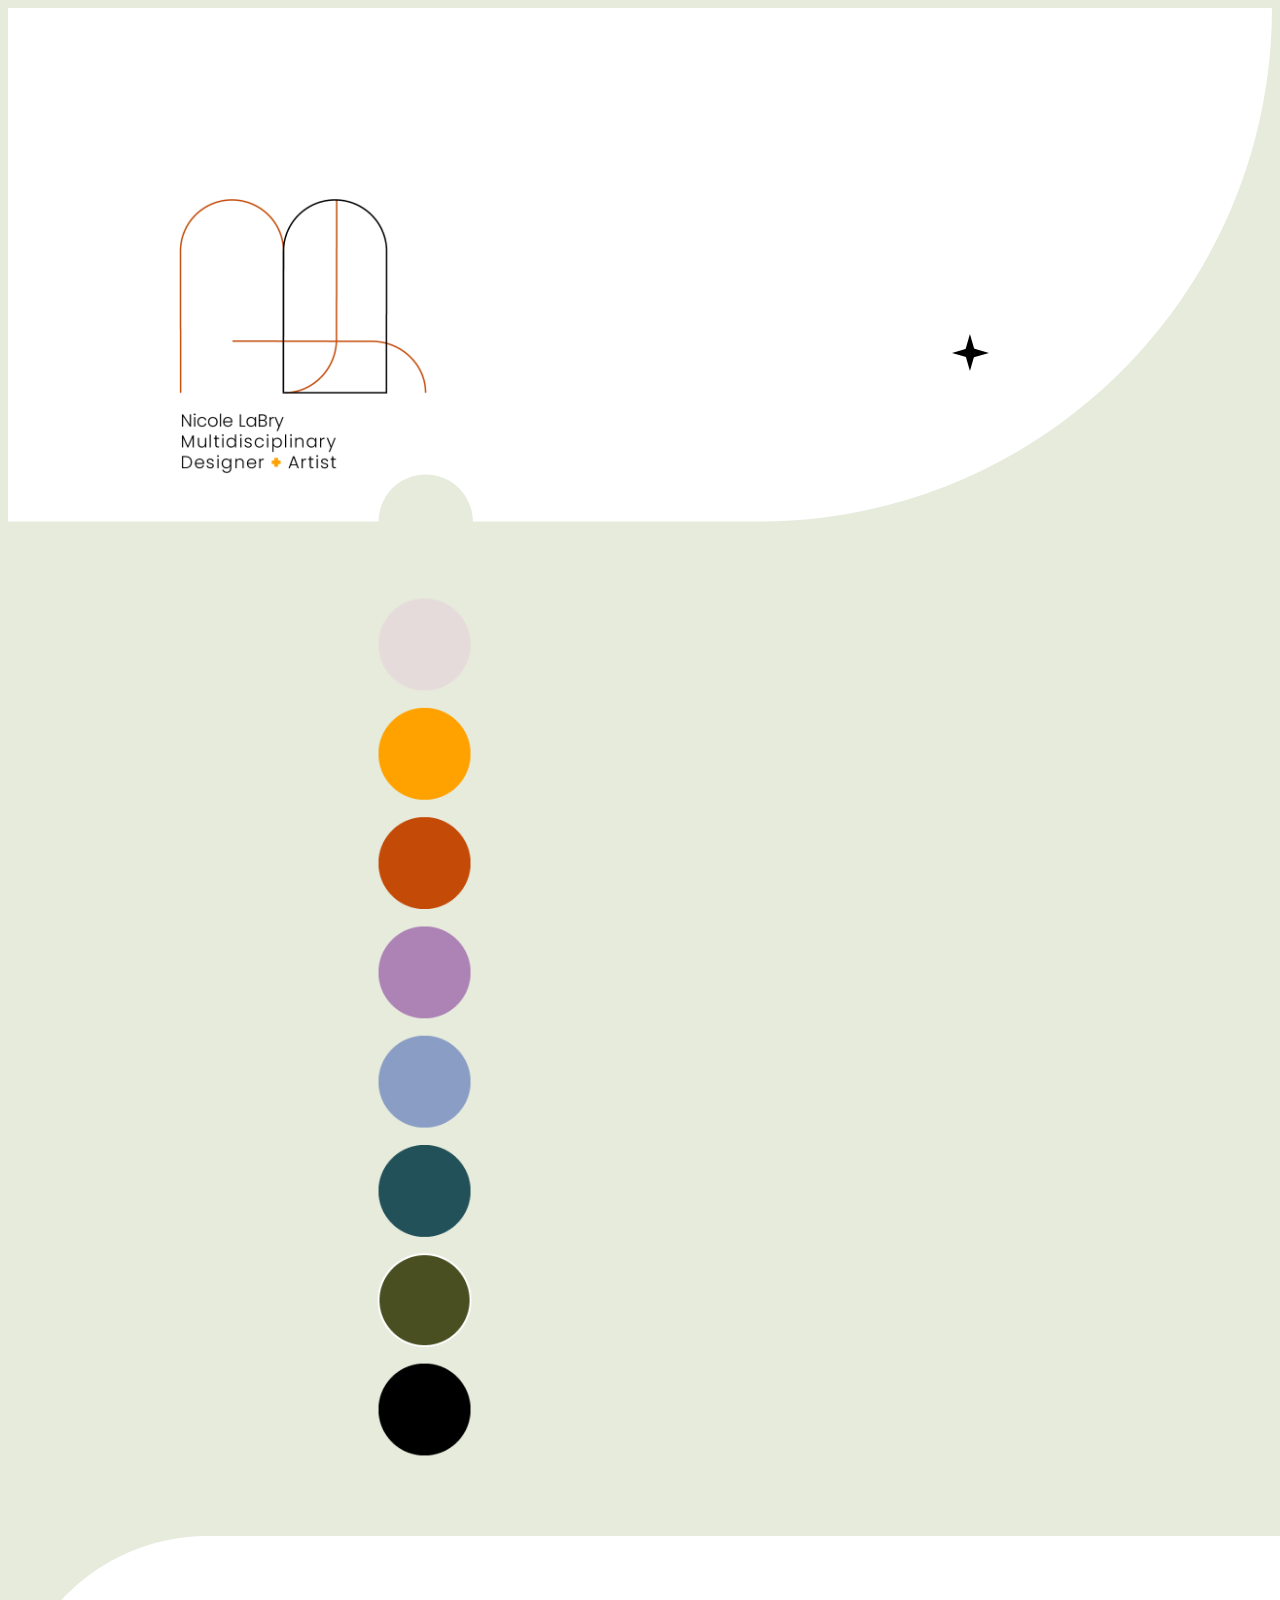
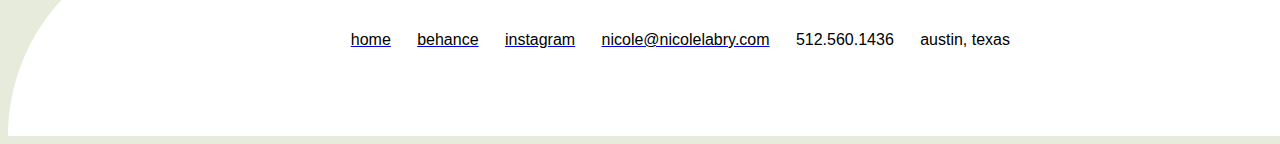
<file: index.html>
<!DOCTYPE html>
<html>
<head>
    <title>NSL Website</title>
    <link rel="stylesheet" href="css/style.css">
</head>

<body class="Body">
  <div id="pageContainer">
    <div id="ContentWrap">
      <header>
        <div class="HeaderImage">
          <?xml version="1.0" encoding="UTF-8"?><svg id="a" xmlns="http://www.w3.org/2000/svg" viewBox="0 0 335.51 136.32"><defs><style>.b{fill:#fff;}</style></defs><path class="b" d="M0,0V136.32H98.39c0-6.9,5.6-12.5,12.5-12.5s12.5,5.6,12.5,12.5h75.8C274.48,136.32,335.51,75.29,335.51,0H0Z"/></svg>
       </div>

        <div class="HeaderFlexContainer">
              <a href="index.html"><img src="images/NSL_Logo_Plain.png" class="Logo"></a>

         <svg class="CompassRose" version="1.1" id="Layer_1" xmlns="http://www.w3.org/2000/svg" xmlns:xlink="http://www.w3.org/1999/xlink" x="0px" y="0px"
         viewBox="0 0 38 38" style="enable-background:new 0 0 38 38;" xml:space="preserve"> 
            <a href =whereto.html> 
              <path d="M18.2,37.5l5.4-18.8H12.8L18.2,37.5z"/>
              <path d="M18.2,0l-5.4,18.8h10.8L18.2,0z"/>
              <path d="M37.5,19.2l-18.8-5.4v10.8L37.5,19.2z"/>
              <path d="M0,19.2l18.8,5.4V13.8L0,19.2z"/>
             </a>
         </svg>

         <img src="images/Dots_Inactive.png" class="Dots">
        </div>
         
      </header>

       <div class="Content">
          <p class="NoContent">   </p>
       </div>
    </div>

    <footer class="Footer">
      <div>
        <img src="images/footer.png" class="footerImage">
         <ul class="FooterText">
           <a style="padding-right: 5%" href="index.html"><li style="color:black">home</li></a>
           <a style="padding-right: 5%" href="https://www.behance.net/nicolelabry"><li style="color:black">behance</li></a>
           <a style="padding-right: 5%" href="https://www.instagram.com/nicolelabrydesign"><li style="color:black">instagram</li></a>
           <a style="padding-right: 5%" href= "mailto: nicole@nicolelabry.com"><li style="color:black">nicole@nicolelabry.com</li></a>
           <li style="padding-right: 5%">512.560.1436</li>
           <li style="padding-right: 5%">austin, texas</li>
          </ul>
     </div>
  
    </footer> 
   
  </div>
 
  
</body>
</html>
</file>
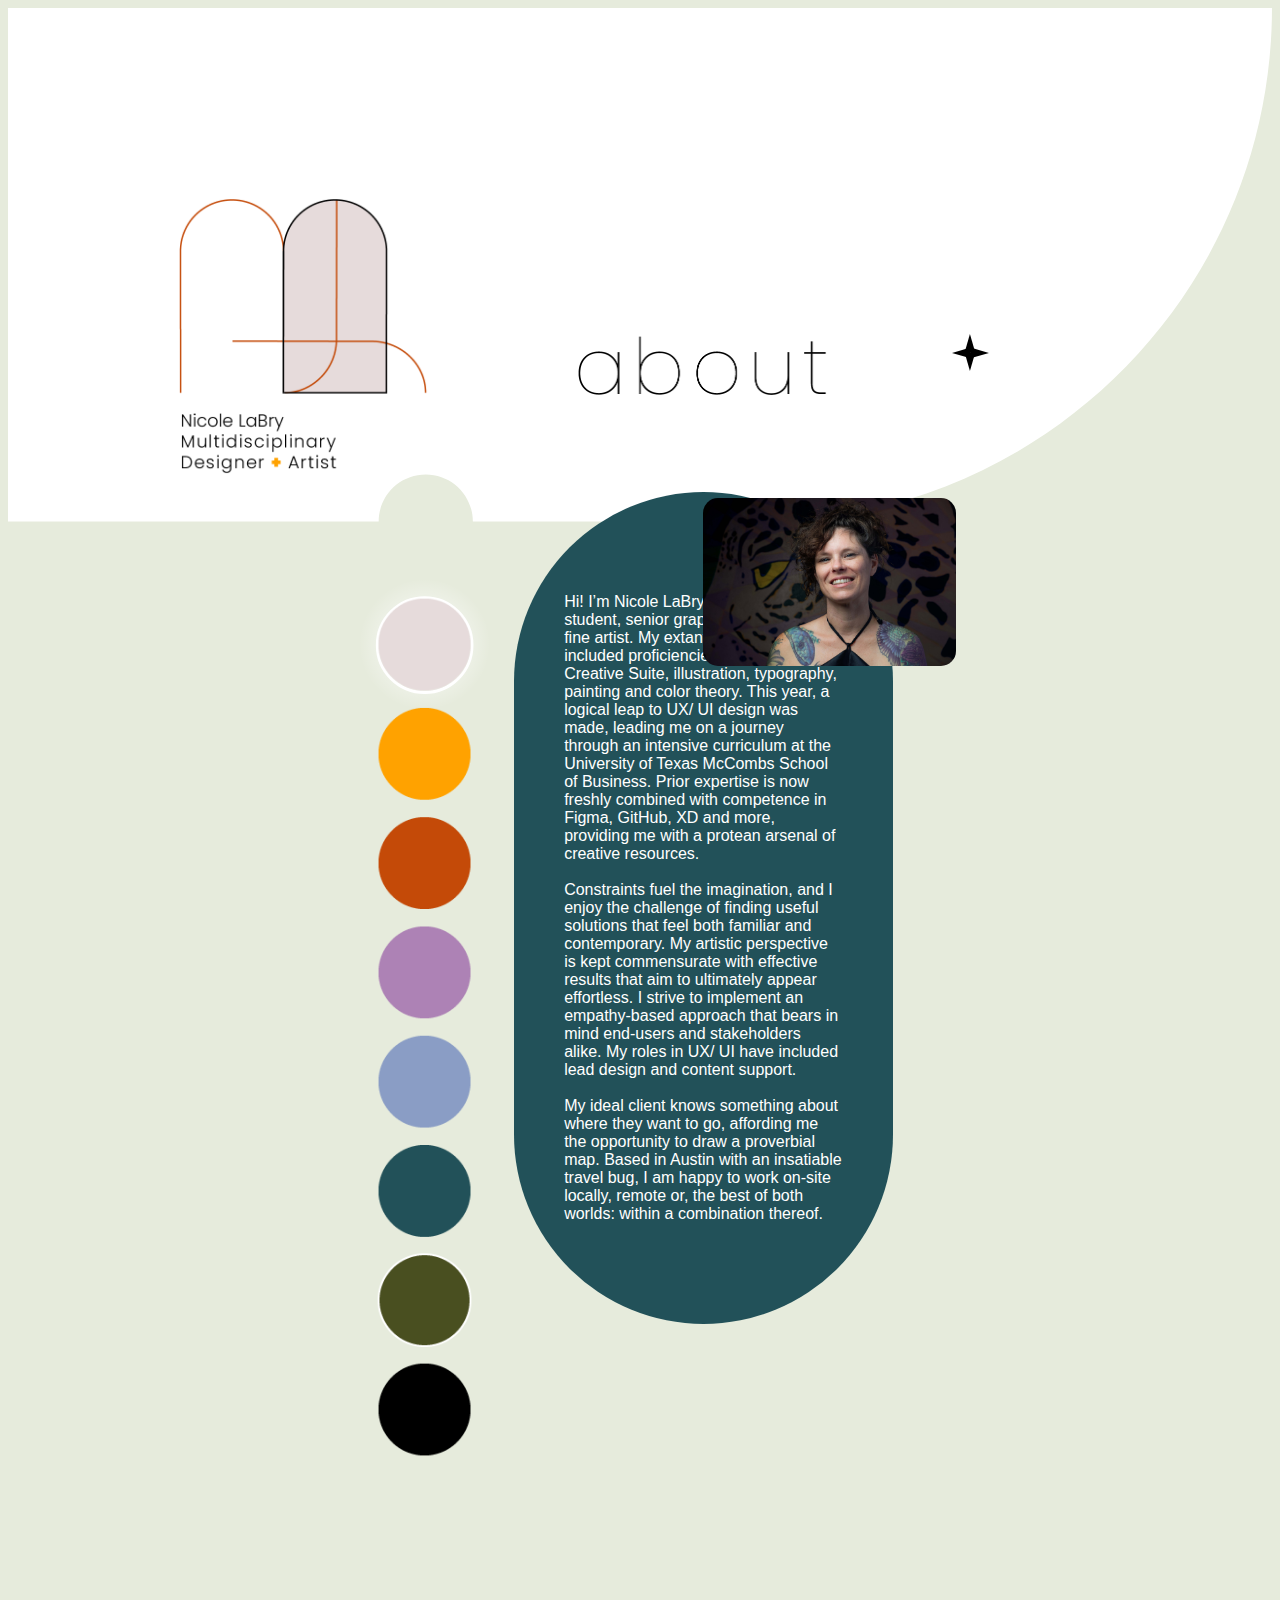
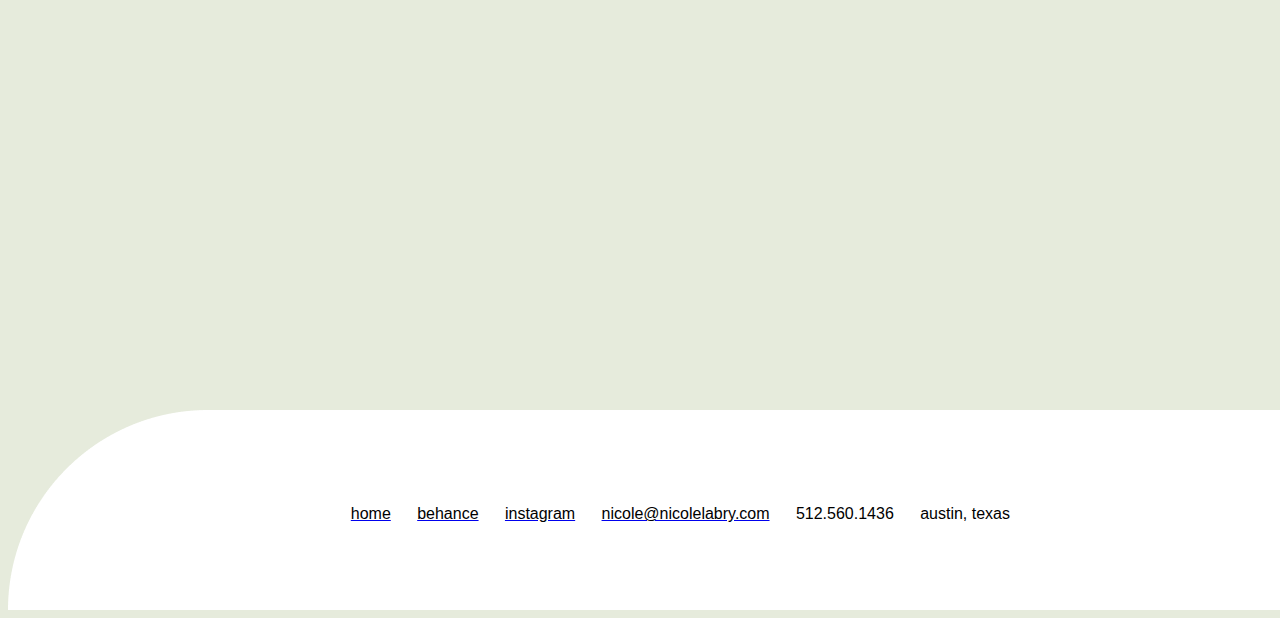
<file: about.html>
<!DOCTYPE html>
<html>
<head>
    <title>NSL Website</title>
    <link rel="stylesheet" href="css/style.css">
</head>

<body class="Body">
  <div id="pageContainer">
    <div id="ContentWrap">
      <header>
        <div class="HeaderImage">
          <?xml version="1.0" encoding="UTF-8"?><svg id="a" xmlns="http://www.w3.org/2000/svg" viewBox="0 0 335.51 136.32"><defs><style>.b{fill:#fff;}</style></defs><path class="b" d="M0,0V136.32H98.39c0-6.9,5.6-12.5,12.5-12.5s12.5,5.6,12.5,12.5h75.8C274.48,136.32,335.51,75.29,335.51,0H0Z"/></svg>
       </div>

        <div class="HeaderFlexContainer">
          <a href="index.html"><img src="images/NSL_Logo_Pink.png" class="Logo"></a>

              <svg class="CompassRose" version="1.1" id="Layer_1" xmlns="http://www.w3.org/2000/svg" xmlns:xlink="http://www.w3.org/1999/xlink" x="0px" y="0px"
         viewBox="0 0 38 38" style="enable-background:new 0 0 38 38;" xml:space="preserve"> 
            <a href =whereto.html> 
              <path d="M18.2,37.5l5.4-18.8H12.8L18.2,37.5z"/>
              <path d="M18.2,0l-5.4,18.8h10.8L18.2,0z"/>
              <path d="M37.5,19.2l-18.8-5.4v10.8L37.5,19.2z"/>
              <path d="M0,19.2l18.8,5.4V13.8L0,19.2z"/>
             </a>
         </svg>

              <img src="images/about _img.png" class="PageHeader">
              
              <img src="images/Dots_Inactive.png" class="Dots">
              
              <img src="images/Dot_Glow.svg" id="AboutGlow">
        </div>
         
      </header>

       <div class="Content">
          <div class="ProfilePic">
            <img src="images/NicoleJaguar.jpg" alt= "Nicole LaBry" class= "RoundedCorners" width="100%">
          </div>
       

          <button class="button">
            Hi! I’m Nicole LaBry, recent UX/UI student, senior graphic designer and fine artist. My extant skill set has long included proficiencies in Adobe Creative Suite, illustration, typography, painting and color theory. This year, a logical leap to UX/ UI design was made, leading me on a journey through an intensive curriculum at the University of Texas McCombs School of Business. Prior expertise is now freshly combined with competence in Figma, GitHub, XD and more, providing me with a protean arsenal of creative resources. <br><br>
         
           Constraints fuel the imagination, and I enjoy the challenge of finding useful solutions that feel both familiar and contemporary. My artistic perspective is kept commensurate with effective results that aim to ultimately appear effortless. I strive to implement an empathy-based approach that bears in mind end-users and stakeholders alike. My roles in UX/ UI have included lead design and content support. <br><br>
                 
           My ideal client knows something about where they want to go, affording me the opportunity to draw a proverbial map. Based in Austin with an insatiable travel bug, I am happy to work on-site locally, remote or, the best of both worlds: within a combination thereof.</button>
       </div>
    </div>

     <footer class="Footer">
        <div>
          <img src="images/footer.png" class="footerImage">
           <ul class="FooterText">
             <a style="padding-right: 5%" href="index.html"><li style="color:black">home</li></a>
             <a style="padding-right: 5%" href="https://www.behance.net/nicolelabry"><li style="color:black">behance</li></a>
             <a style="padding-right: 5%" href="https://www.instagram.com/nicolelabrydesign"><li style="color:black">instagram</li></a>
             <a style="padding-right: 5%" href= "mailto: nicole@nicolelabry.com"><li style="color:black">nicole@nicolelabry.com</li></a>
             <li style="padding-right: 5%">512.560.1436</li>
             <li style="padding-right: 5%">austin, texas</li>
            </ul>
       </div>
    
      </footer> 
   
  </div>
 
  
</body>
</html>
</file>
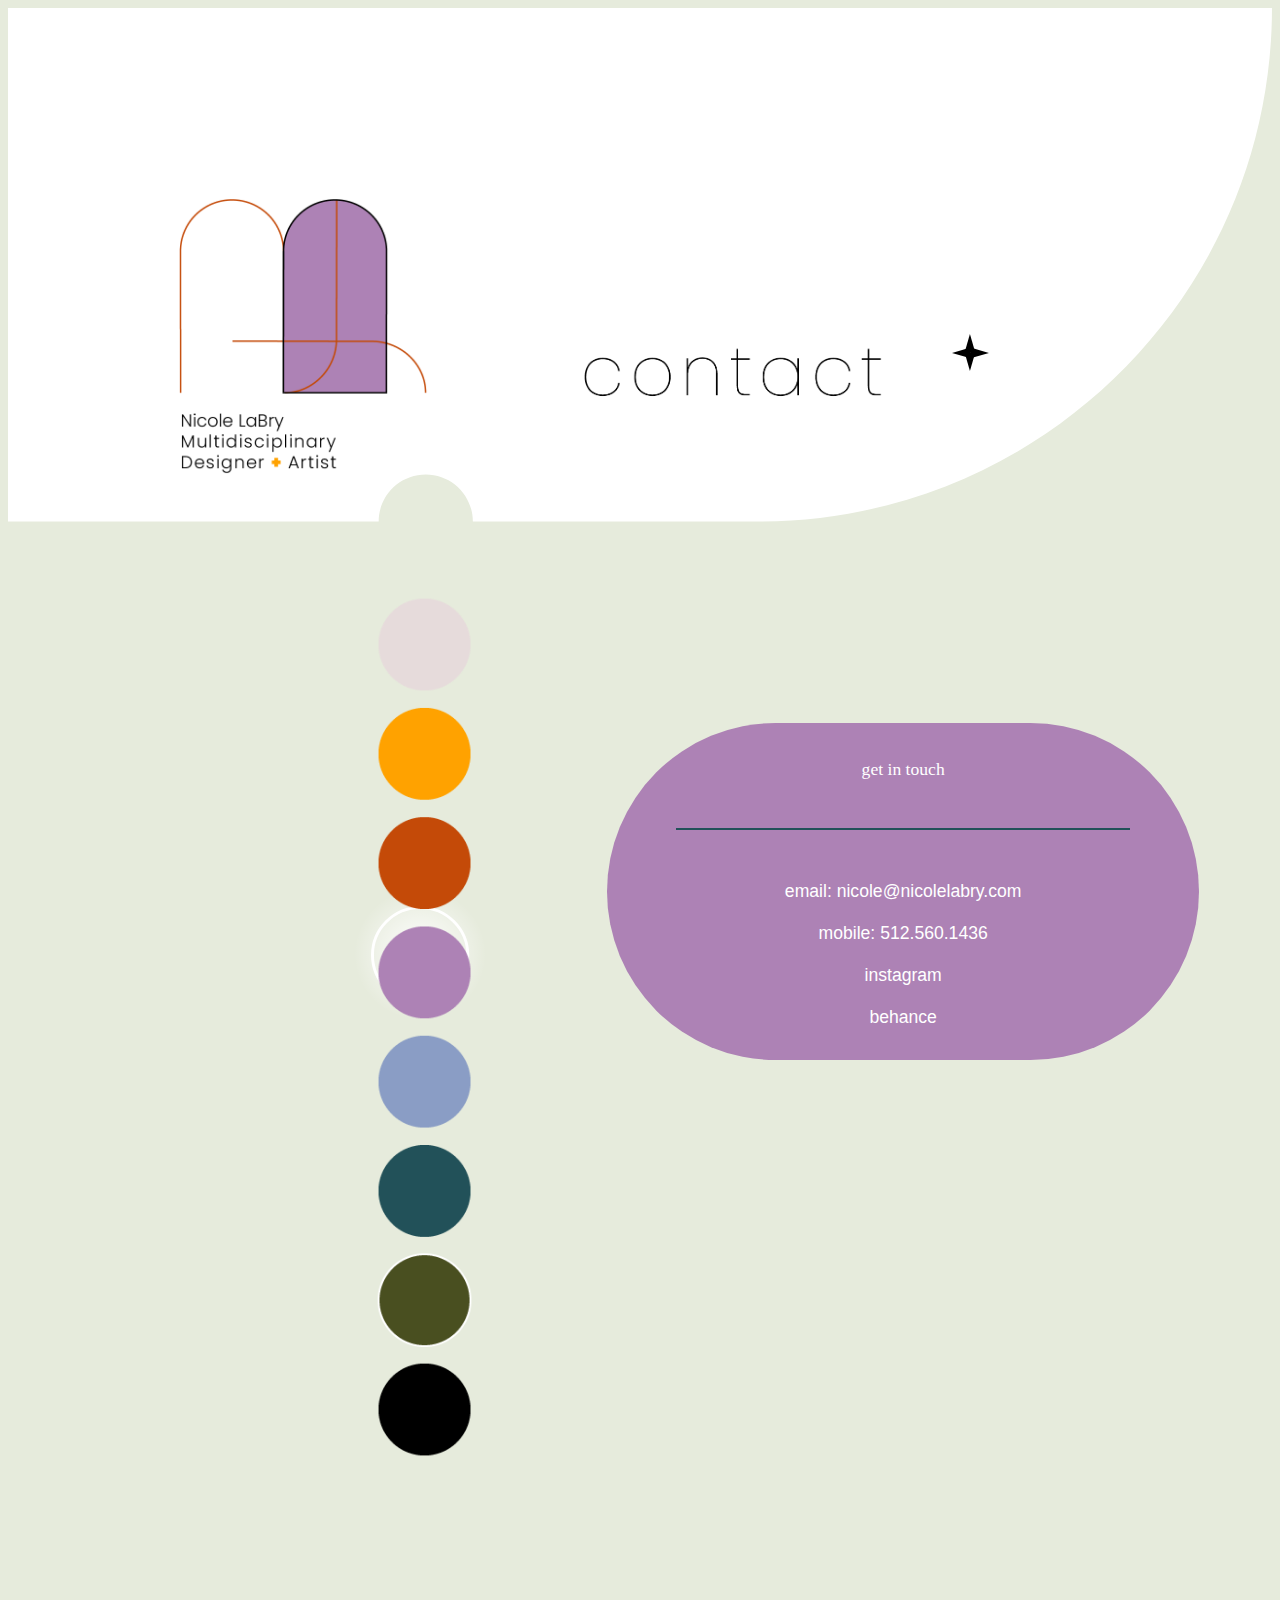
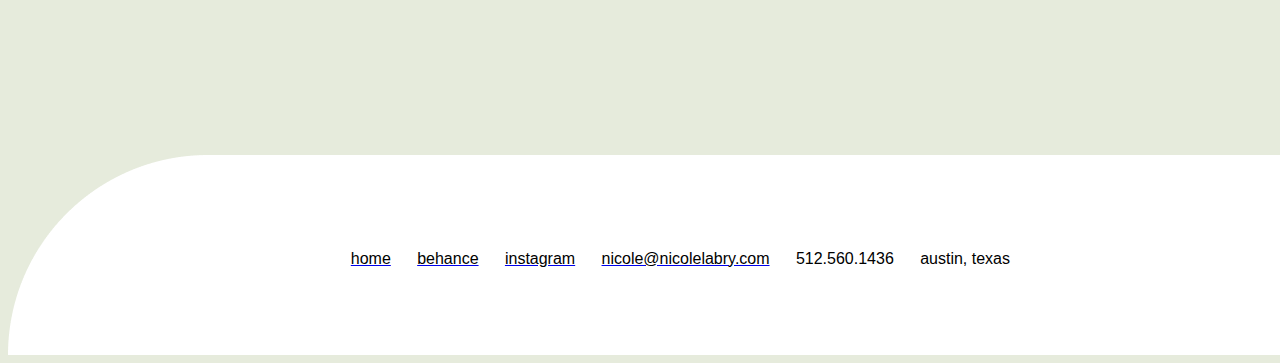
<file: contact.html>
<!DOCTYPE html>
<html>
<head>
    <title>NSL Website</title>
    <link rel="stylesheet" href="css/style.css">
</head>

<body class="Body">
  <div id="pageContainer">
    <div id="ContentWrap">
      <header>
        <div class="HeaderImage">
          <?xml version="1.0" encoding="UTF-8"?><svg id="a" xmlns="http://www.w3.org/2000/svg" viewBox="0 0 335.51 136.32"><defs><style>.b{fill:#fff;}</style></defs><path class="b" d="M0,0V136.32H98.39c0-6.9,5.6-12.5,12.5-12.5s12.5,5.6,12.5,12.5h75.8C274.48,136.32,335.51,75.29,335.51,0H0Z"/></svg>
       </div>

        <div class="HeaderFlexContainer">
          <a href="index.html"><img src="images/NSL_Logo_Orchid.png" class="Logo"></a>

              <svg class="CompassRose" version="1.1" id="Layer_1" xmlns="http://www.w3.org/2000/svg" xmlns:xlink="http://www.w3.org/1999/xlink" x="0px" y="0px"
         viewBox="0 0 38 38" style="enable-background:new 0 0 38 38;" xml:space="preserve"> 
            <a href =whereto.html> 
              <path d="M18.2,37.5l5.4-18.8H12.8L18.2,37.5z"/>
              <path d="M18.2,0l-5.4,18.8h10.8L18.2,0z"/>
              <path d="M37.5,19.2l-18.8-5.4v10.8L37.5,19.2z"/>
              <path d="M0,19.2l18.8,5.4V13.8L0,19.2z"/>
             </a>
         </svg>

         <div class="Content">

            <button class="ContactButton">
                <p style="font-family: poppins black">get in touch</p> <br>
                <hr style="height:2px;width: 80%; border-width:0;color:#225159;background-color:#225159"><br><br>
                <a>email: nicole@nicolelabry.com<br><br></a>
                <a>mobile: 512.560.1436<br><br></a>
                <a>instagram<br><br></a>
                <a>behance<br><br></a>
              </button>       
          </div>

              <img src="images/contact.png" class="PageHeader" id="PortfolioHeader">
              
              <img src="images/Dots_Inactive.png" class="Dots">
              
              <img src="images/Dot_Glow.svg" id="ContactGlow">
        </div>
         
      </header>

       
    </div>

     <footer class="Footer">
        <div>
          <img src="images/footer.png" class="footerImage">
           <ul class="FooterText">
             <a style="padding-right: 5%" href="index.html"><li style="color:black">home</li></a>
             <a style="padding-right: 5%" href="https://www.behance.net/nicolelabry"><li style="color:black">behance</li></a>
             <a style="padding-right: 5%" href="https://www.instagram.com/nicolelabrydesign"><li style="color:black">instagram</li></a>
             <a style="padding-right: 5%" href= "mailto: nicole@nicolelabry.com"><li style="color:black">nicole@nicolelabry.com</li></a>
             <li style="padding-right: 5%">512.560.1436</li>
             <li style="padding-right: 5%">austin, texas</li>
            </ul>
       </div>
    
      </footer> 
   
  </div>
 
  
</body>
</html>
</file>
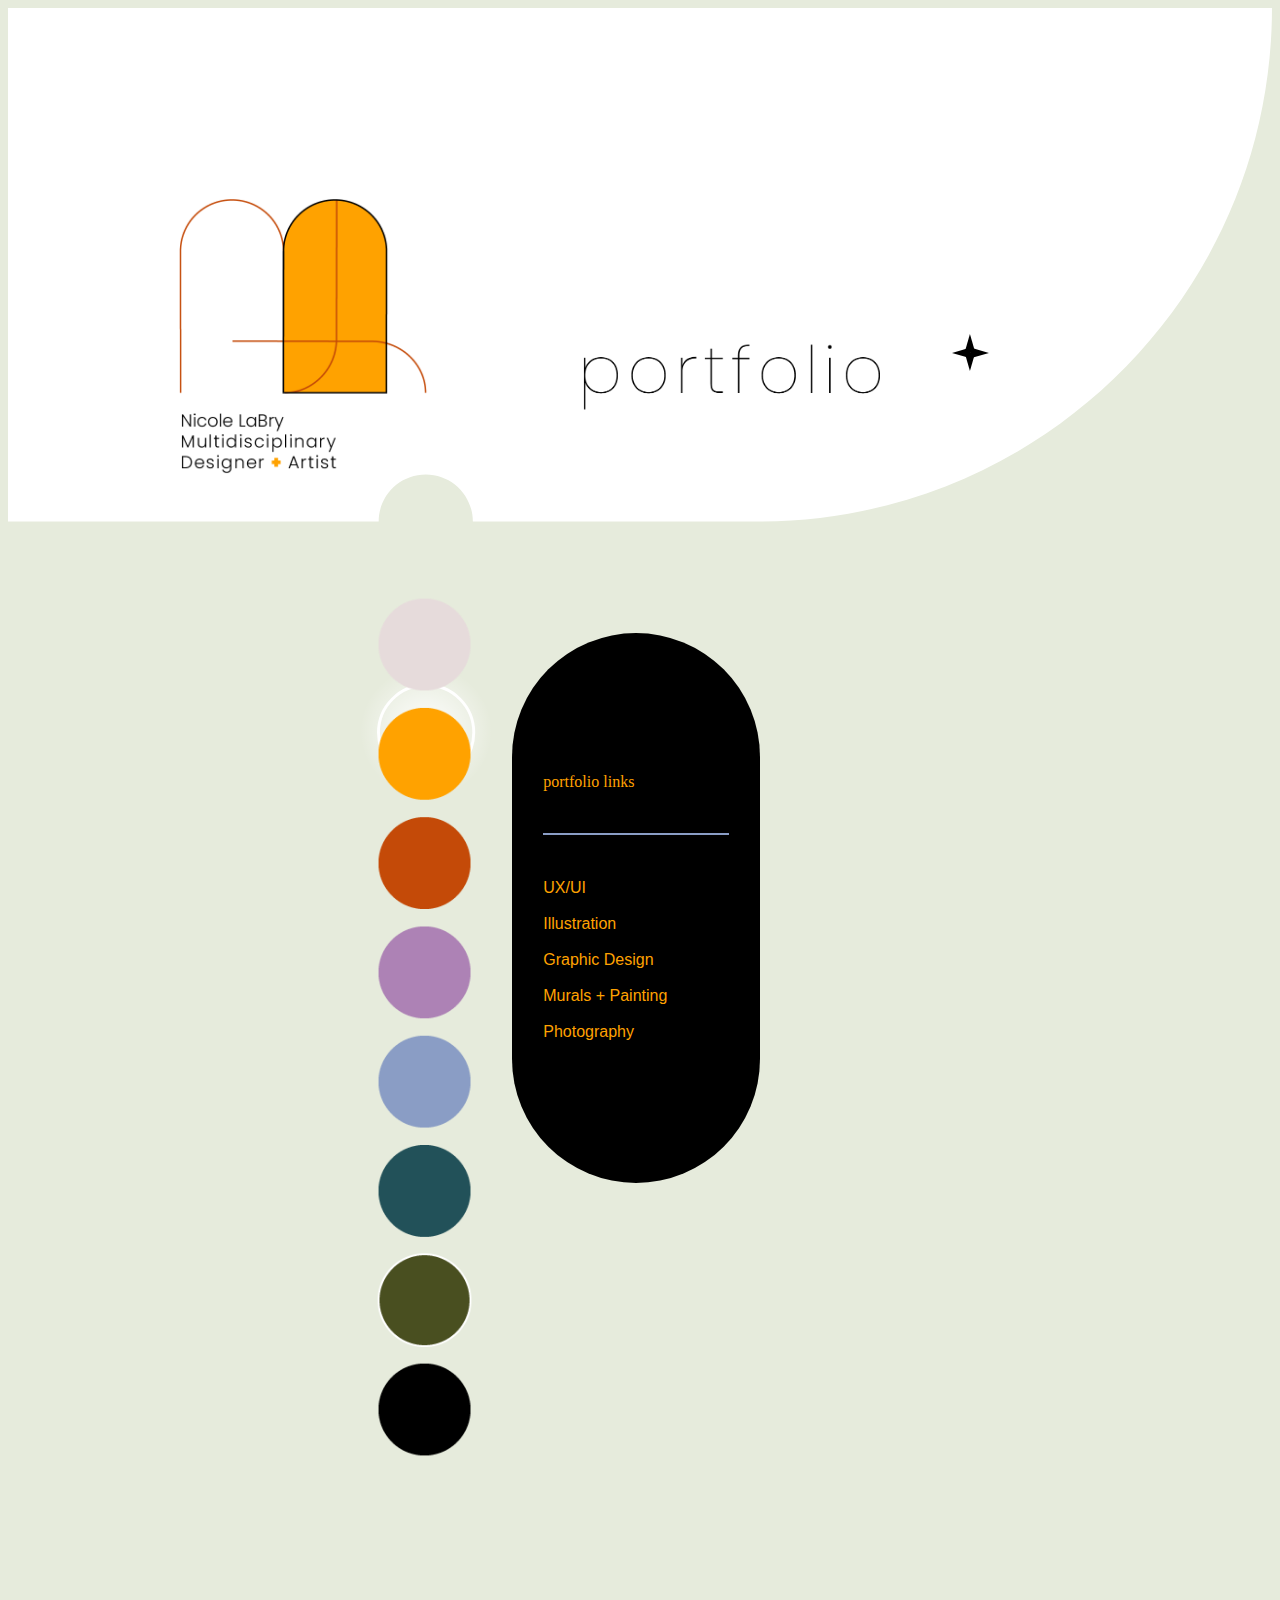
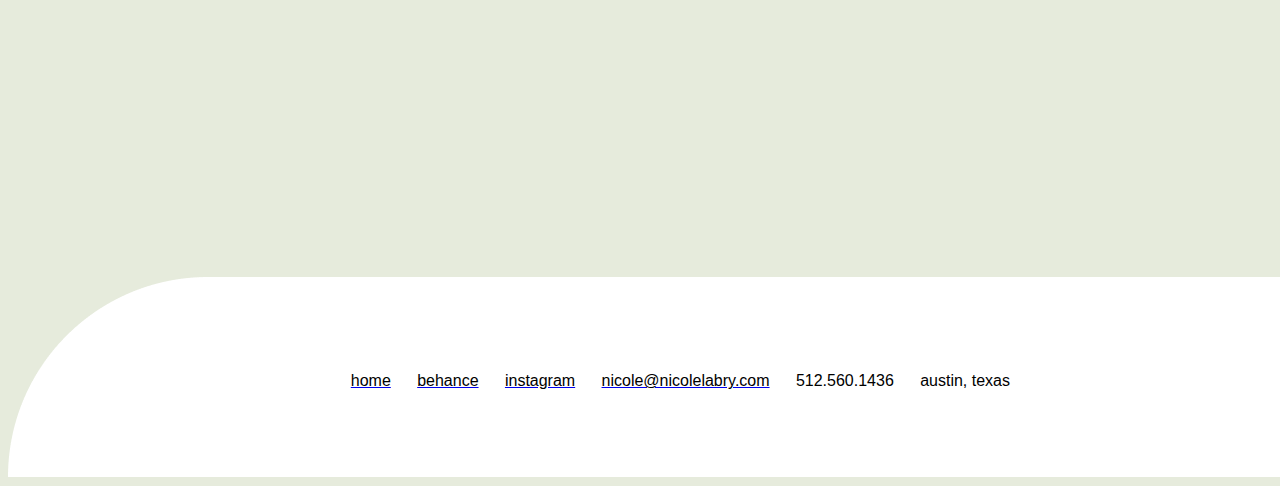
<file: portfolio.html>
<!DOCTYPE html>
<html>
<head>
    <title>NSL Website</title>
    <link rel="stylesheet" href="css/style.css">
</head>

<body class="Body">
  <div id="pageContainer">
    <div id="ContentWrap">
      <header>
        <div class="HeaderImage">
          <?xml version="1.0" encoding="UTF-8"?><svg id="a" xmlns="http://www.w3.org/2000/svg" viewBox="0 0 335.51 136.32"><defs><style>.b{fill:#fff;}</style></defs><path class="b" d="M0,0V136.32H98.39c0-6.9,5.6-12.5,12.5-12.5s12.5,5.6,12.5,12.5h75.8C274.48,136.32,335.51,75.29,335.51,0H0Z"/></svg>
       </div>

        <div class="HeaderFlexContainer">
          <a href="index.html"><img src="images/NSL_Logo_Yellow.png" class="Logo"></a>

              <svg class="CompassRose" version="1.1" id="Layer_1" xmlns="http://www.w3.org/2000/svg" xmlns:xlink="http://www.w3.org/1999/xlink" x="0px" y="0px"
         viewBox="0 0 38 38" style="enable-background:new 0 0 38 38;" xml:space="preserve"> 
            <a href =whereto.html> 
              <path d="M18.2,37.5l5.4-18.8H12.8L18.2,37.5z"/>
              <path d="M18.2,0l-5.4,18.8h10.8L18.2,0z"/>
              <path d="M37.5,19.2l-18.8-5.4v10.8L37.5,19.2z"/>
              <path d="M0,19.2l18.8,5.4V13.8L0,19.2z"/>
             </a>
         </svg>

         <div class="Content">

            <button class="PortfolioButton">
                <p style="font-family: poppins black">portfolio links</p> <br>
                <hr style="height:2px;width: 100%; border-width:0;color:#8A9DC5;background-color:#8A9DC5"><br><br>
                <a>UX/UI<br><br></a>
                <a>Illustration<br><br></a>
                <a>Graphic Design<br><br></a>
                <a>Murals + Painting<br><br></a>
                <a>Photography<br><br></a>
              </button>       
          </div>

              <img src="images/portfolio.png" class="PageHeader" id="PortfolioHeader">
              
              <img src="images/Dots_Inactive.png" class="Dots">
              
              <img src="images/Dot_Glow.svg" id="PortfolioGlow">
        </div>
         
      </header>

       
    </div>

     <footer class="Footer">
        <div>
          <img src="images/footer.png" class="footerImage">
           <ul class="FooterText">
             <a style="padding-right: 5%" href="index.html"><li style="color:black">home</li></a>
             <a style="padding-right: 5%" href="https://www.behance.net/nicolelabry"><li style="color:black">behance</li></a>
             <a style="padding-right: 5%" href="https://www.instagram.com/nicolelabrydesign"><li style="color:black">instagram</li></a>
             <a style="padding-right: 5%" href= "mailto: nicole@nicolelabry.com"><li style="color:black">nicole@nicolelabry.com</li></a>
             <li style="padding-right: 5%">512.560.1436</li>
             <li style="padding-right: 5%">austin, texas</li>
            </ul>
       </div>
    
      </footer> 
   
  </div>
 
  
</body>
</html>
</file>
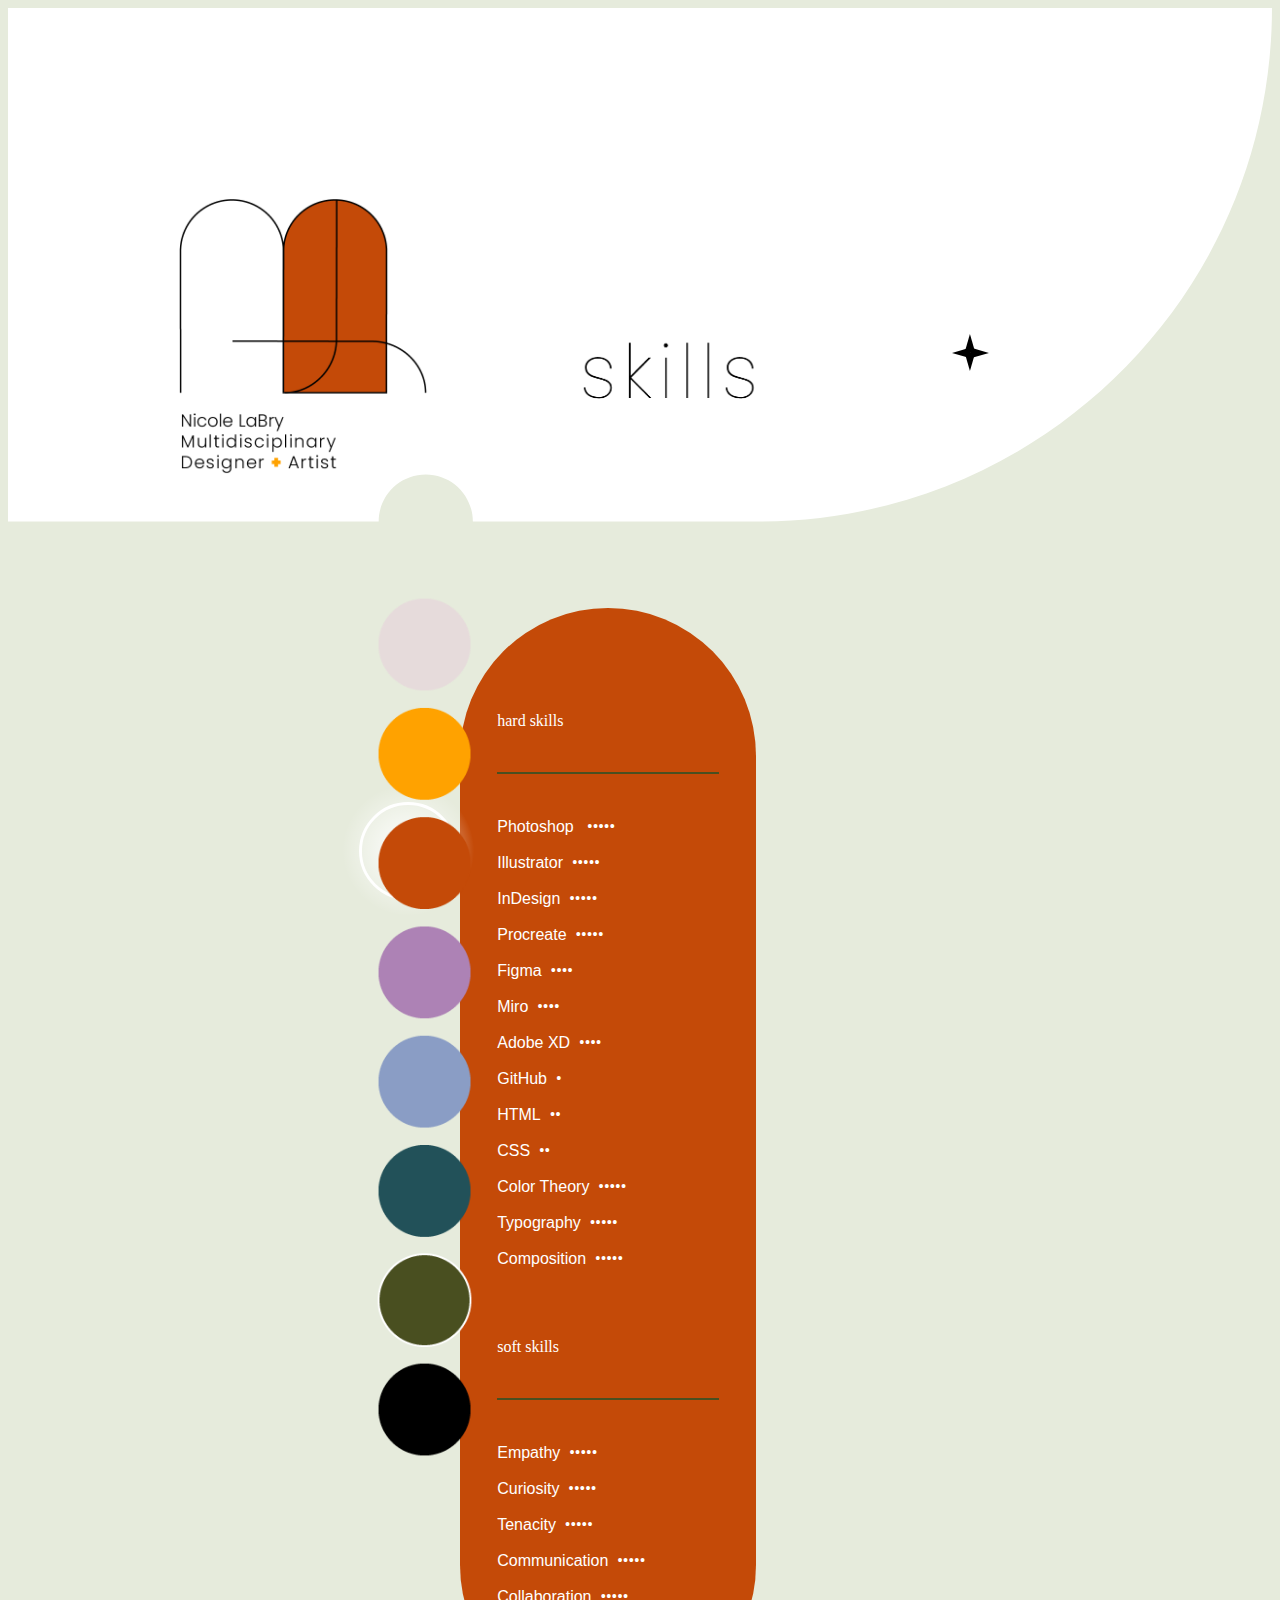
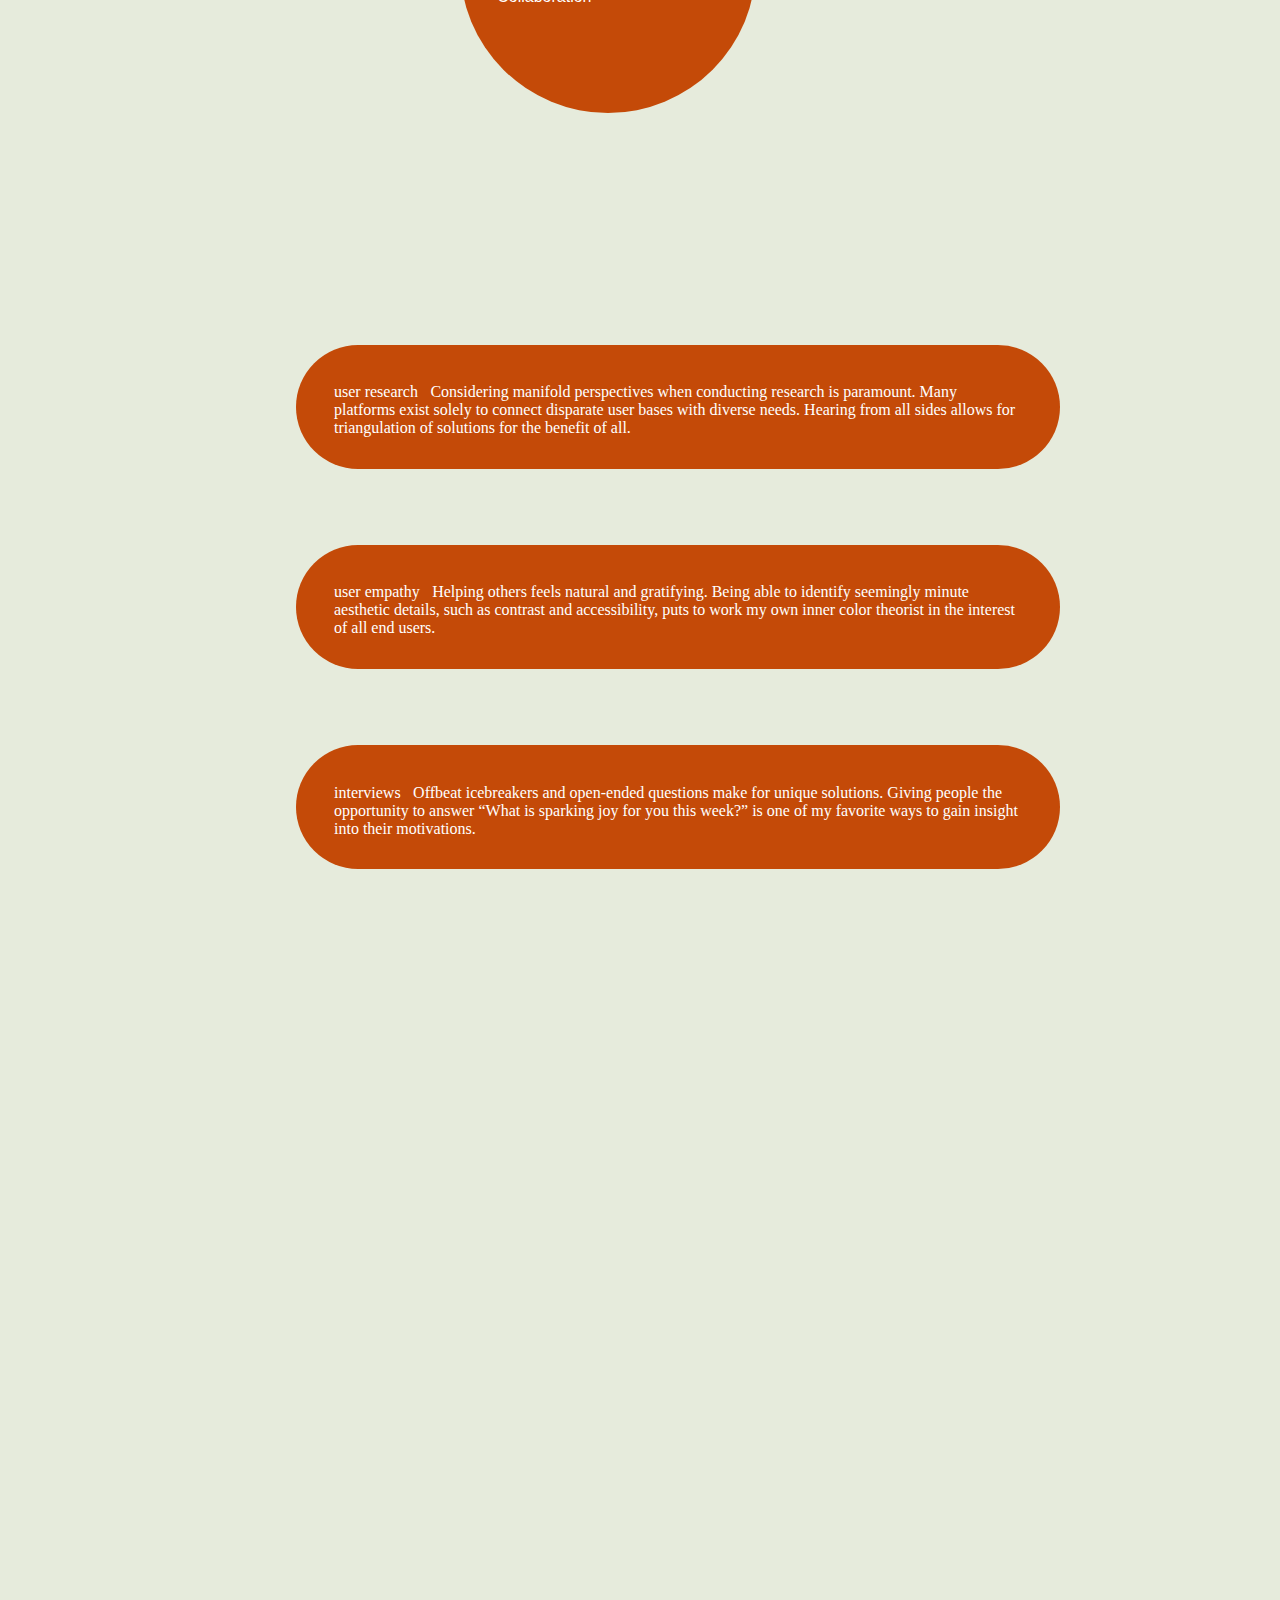
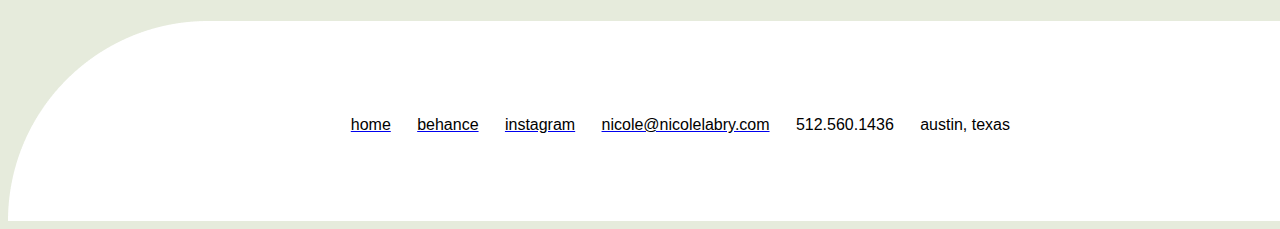
<file: skills.html>
<!DOCTYPE html>
<html>
<head>
    <title>NSL Website</title>
    <link rel="stylesheet" href="css/style.css">
</head>

<body class="Body">
  <div id="pageContainer">
    <div id="ContentWrap">
      <header>
        <div class="HeaderImage">
          <?xml version="1.0" encoding="UTF-8"?><svg id="a" xmlns="http://www.w3.org/2000/svg" viewBox="0 0 335.51 136.32"><defs><style>.b{fill:#fff;}</style></defs><path class="b" d="M0,0V136.32H98.39c0-6.9,5.6-12.5,12.5-12.5s12.5,5.6,12.5,12.5h75.8C274.48,136.32,335.51,75.29,335.51,0H0Z"/></svg>
       </div>

        <div class="HeaderFlexContainer">
          <a href="index.html"><img src="images/NSL_Logo_Rust.png" class="Logo"></a>

              <svg class="CompassRose" version="1.1" id="Layer_1" xmlns="http://www.w3.org/2000/svg" xmlns:xlink="http://www.w3.org/1999/xlink" x="0px" y="0px"
         viewBox="0 0 38 38" style="enable-background:new 0 0 38 38;" xml:space="preserve"> 
            <a href =whereto.html> 
              <path d="M18.2,37.5l5.4-18.8H12.8L18.2,37.5z"/>
              <path d="M18.2,0l-5.4,18.8h10.8L18.2,0z"/>
              <path d="M37.5,19.2l-18.8-5.4v10.8L37.5,19.2z"/>
              <path d="M0,19.2l18.8,5.4V13.8L0,19.2z"/>
             </a>
         </svg>

         <div class="Content">

            <button class="SkillsButton">
                <p style="font-family: poppins black" style="text-align:center">hard skills</p> <br>
                <hr style="height:2px;width: 100%; border-width:0;color:#494F20;background-color:#494F20"><br><br>
                <a>Photoshop &nbsp;&nbsp;</a><a style="font-family: poppins black">•••••</a><br><br>
                <a>Illustrator&nbsp;&nbsp;</a><a style="font-family: poppins black">•••••</a><br><br>
                <a>InDesign&nbsp;&nbsp;</a><a style="font-family: poppins black">•••••</a><br><br>
                <a>Procreate&nbsp;&nbsp;</a><a style="font-family: poppins black">•••••</a><br><br>
                <a>Figma&nbsp;&nbsp;</a><a style="font-family: poppins black">••••</a><br><br>
                <a>Miro&nbsp;&nbsp;</a><a style="font-family: poppins black">••••</a><br><br>
                <a>Adobe XD&nbsp;&nbsp;</a><a style="font-family: poppins black">••••</a><br><br>
                <a>GitHub&nbsp;&nbsp;</a><a style="font-family: poppins black">•</a><br><br>
                <a>HTML&nbsp;&nbsp;</a><a style="font-family: poppins black">••</a><br><br>
                <a>CSS&nbsp;&nbsp;</a><a style="font-family: poppins black">••</a><br><br>
                <a>Color Theory&nbsp;&nbsp;</a><a style="font-family: poppins black">•••••</a><br><br>
                <a>Typography&nbsp;&nbsp;</a><a style="font-family: poppins black">•••••</a><br><br>
                <a>Composition&nbsp;&nbsp;</a><a style="font-family: poppins black">•••••</a><br><br><br><br>
                <p style="font-family: poppins black" style="text-align:center">soft skills</p> <br>
                <hr style="height:2px;width: 100%; border-width:0;color:#494F20;background-color:#494F20"><br><br>
                

                <a>Empathy&nbsp;&nbsp;</a><a style="font-family: poppins black">•••••</a><br><br>
                <a>Curiosity&nbsp;&nbsp;</a><a style="font-family: poppins black">•••••</a><br><br>
                <a>Tenacity&nbsp;&nbsp;</a><a style="font-family: poppins black">•••••</a><br><br>
                <a>Communication&nbsp;&nbsp;</a><a style="font-family: poppins black">•••••</a><br><br>
                <a>Collaboration&nbsp;&nbsp;</a><a style="font-family: poppins black">•••••</a><br><br>

              </button>       
          </div>

              <img src="images/skills_header.png" class="PageHeader" id="SkillsHeader">
              
              <img src="images/Dots_Inactive.png" class="Dots">
              
              <img src="images/Dot_Glow.svg" id="SkillsGlow">

         <div class="MoreSkills">
             <button id="MoreSkills">
             <a style="font-family: poppins black">user research</a> <a style="font-family: poppins light">&nbsp;&nbsp;Considering manifold perspectives when conducting research is paramount. Many platforms exist solely to connect disparate user bases with diverse needs. Hearing from all sides allows for triangulation of solutions for the benefit of all. </a>
             </button>

              <button id="MoreSkills">
             <a style="font-family: poppins black">user empathy</a> <a style="font-family: poppins light">&nbsp;&nbsp;Helping others feels natural and gratifying. Being able to identify seemingly minute aesthetic details, such as contrast and accessibility, puts to work my own inner color theorist in the interest of all end users.</a>
             </button>

             <button id="MoreSkills">
             <a style="font-family: poppins black">interviews</a> <a style="font-family: poppins light">&nbsp;&nbsp;Offbeat icebreakers and open-ended questions  make for unique solutions. Giving people the opportunity to answer “What is sparking joy for you this week?” is one of my favorite ways to gain insight into their motivations.</a>
             </button></div>
              
              
        </div>
         
      </header>

       
    </div>

     <footer class="Footer">
        <div>
          <img src="images/footer.png" class="footerImage">
           <ul class="FooterText">
             <a style="padding-right: 5%" href="index.html"><li style="color:black">home</li></a>
             <a style="padding-right: 5%" href="https://www.behance.net/nicolelabry"><li style="color:black">behance</li></a>
             <a style="padding-right: 5%" href="https://www.instagram.com/nicolelabrydesign"><li style="color:black">instagram</li></a>
             <a style="padding-right: 5%" href= "mailto: nicole@nicolelabry.com"><li style="color:black">nicole@nicolelabry.com</li></a>
             <li style="padding-right: 5%">512.560.1436</li>
             <li style="padding-right: 5%">austin, texas</li>
            </ul>
       </div>
    
      </footer> 
   
  </div>
 
  
</body>
</html>
</file>
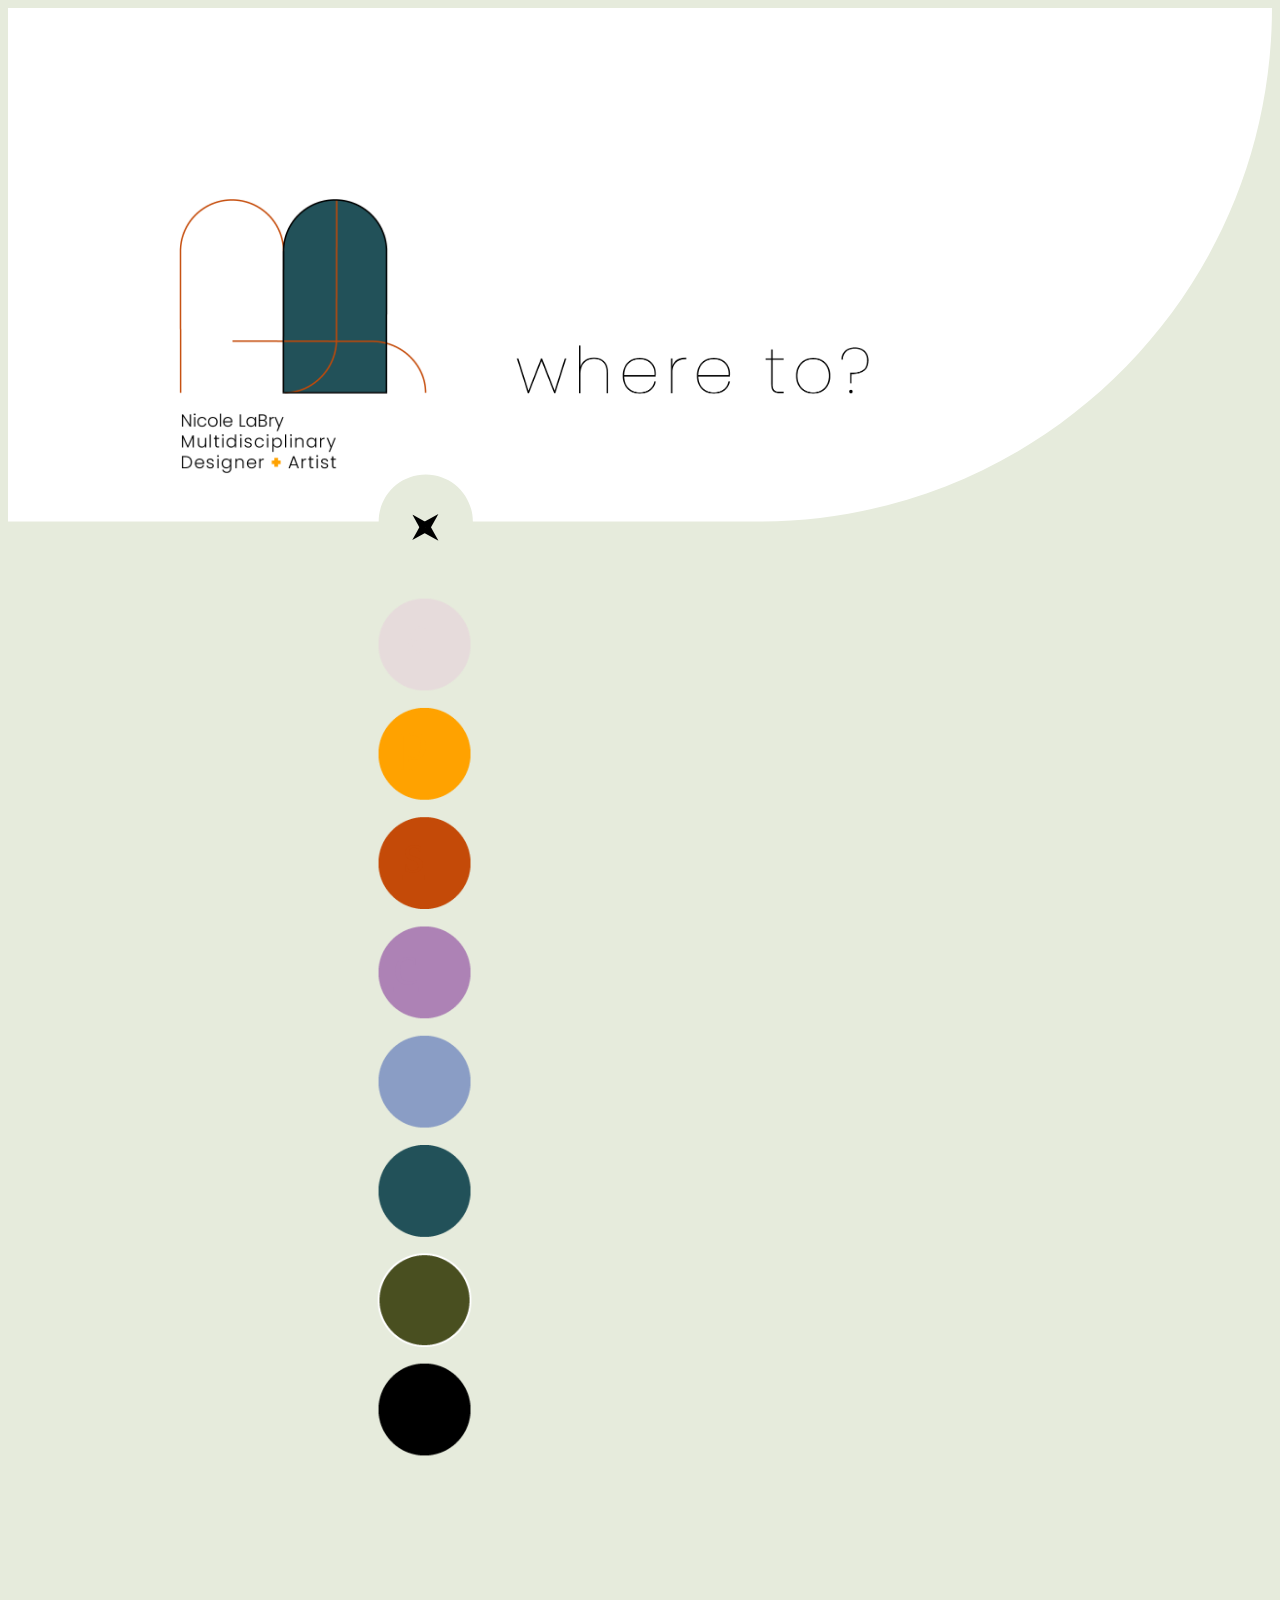
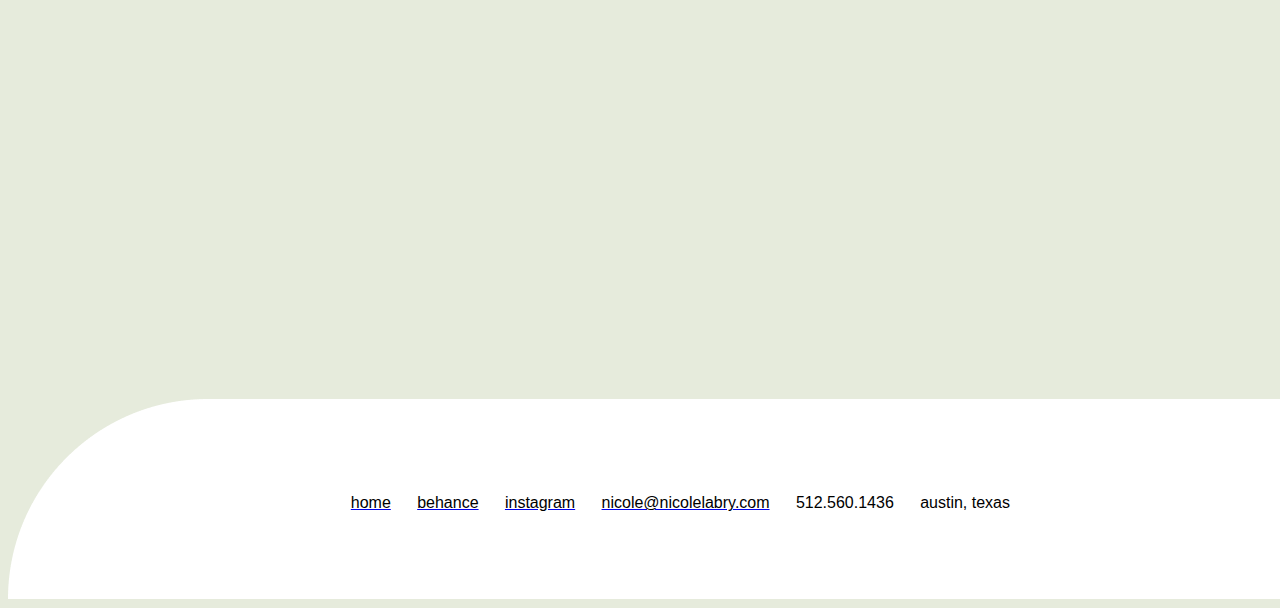
<file: whereto.html>
<!DOCTYPE html>
<html>
<head>
    <title>NSL Website</title>
    <link rel="stylesheet" href="css/style.css">
</head>

<body class="Body">
  <div id="pageContainer">
    <div id="ContentWrap">
      <header>
        <div class="HeaderImage">
          <?xml version="1.0" encoding="UTF-8"?><svg id="a" xmlns="http://www.w3.org/2000/svg" viewBox="0 0 335.51 136.32"><defs><style>.b{fill:#fff;}</style></defs><path class="b" d="M0,0V136.32H98.39c0-6.9,5.6-12.5,12.5-12.5s12.5,5.6,12.5,12.5h75.8C274.48,136.32,335.51,75.29,335.51,0H0Z"/></svg>
       </div>

        <div class="HeaderFlexContainer">
          <a href="index.html"><img src="images/NSL_Logo_Teal.png" class="Logo"></a>
              
              <svg class=WhereToCompass version="1.1" id="Layer_1" xmlns="http://www.w3.org/2000/svg" xmlns:xlink="http://www.w3.org/1999/xlink" x="0px" y="0px"
              viewBox="0 0 38 38" style="enable-background:new 0 0 38 38;" xml:space="preserve"> 
                 <a href =index.html> 
                   <path d="M18.2,37.5l5.4-18.8H12.8L18.2,37.5z"/>
                   <path d="M18.2,0l-5.4,18.8h10.8L18.2,0z"/>
                   <path d="M37.5,19.2l-18.8-5.4v10.8L37.5,19.2z"/>
                   <path d="M0,19.2l18.8,5.4V13.8L0,19.2z"/>
                  </a>
              </svg>

           <img src="images/where_to.png" class="PageHeaderWhereTo">

      <div class="hovertext" data-hover="about">
         <a href="about.html" style=" color:#E6DBDB">a</a> 
       </div>    

     <div class="hoverportfolio" data-hover="portfolio">
         <a href="https://nicolelabry.myportfolio.com/work" target="_blank" style=" color:#FFA200">p</a> 
       </div>

     <div class="hoverskills" data-hover="skills">
         <a href="skills.html" style=" color:#C44A08">s</a> 
       </div>
        
     <div class="hovercontact" data-hover="contact">
         <a href="contact.html" style=" color:#AD82B5">c</a> 
       </div>

     <img src="images/Dots_Inactive.png" class="Dots">

    </header>

       <div class="Content">
          <p class="NoContent">   </p>
       </div>
    </div>

    <footer class="Footer">
      <div>
        <img src="images/footer.png" class="footerImage">

         <ul class="FooterText">
           <a style="padding-right: 5%" href="index.html"><li style="color:black">home</li></a>
           <a style="padding-right: 5%" href="https://www.behance.net/nicolelabry"><li style="color:black">behance</li></a>
           <a style="padding-right: 5%" href="https://www.instagram.com/nicolelabrydesign"><li style="color:black">instagram</li></a>
           <a style="padding-right: 5%" href= "mailto: nicole@nicolelabry.com"><li style="color:black">nicole@nicolelabry.com</li></a>
           <li style="padding-right: 5%">512.560.1436</li>
           <li style="padding-right: 5%">austin, texas</li>
          </ul>
     </div>
  
    </footer>  
   
  </div>
 
  
</body>
</html>
</file>
<file: css/style.css>
/* ABOUT SCREEN Note: This page is called index.HTML*/

#pageContainer{
    position: relative;
    
}
#ContentWrap{
    padding-bottom: 35rem;
}

.HeaderImage{
    z-index: 0;
    width: 100%;
}

.HeaderFlexContainer{
    display: flex;
    position: relative;
    margin: 8px;
}

.Logo{
    position: absolute;
    width: 20%;
    margin-left: 13%;
    margin-top: -27%;
    z-index: 1;

}

.PageHeader{
    position: absolute;
    margin-left: 45%;
    width: 20%;
    margin-top: -16%;
}

.CompassRose{
    position: absolute;
    width: 3%;
    margin-left: 75%;
    margin-top: -16%;
    z-index: 1;
}

.Body{
    background-color: #E6EBDC;
   
}

.Dots{
 position: absolute;
 z-index: 999;
 margin-left: 27.75%;
 margin-top: 4%;
 padding-bottom: 5%;
 width: 10%;
}

.content{
    font-size: 18px;
    align-items: center;
    justify-content: center;
    margin-right: 1%;
    margin-left: -20%;
    margin-top: 10%;
}

.button{
    background-color: #225159;
    border: none;
    margin-left: 40%;
    margin-right:10%;
    margin-top: -20%;
    color: white;
    padding: 8% 4%;
    text-align: left;
    align-content: center;
    border-radius: 400px;
    font-family: poppins light, sans-serif;
    font-size: 100%;
    width: 30%;
}

.ProfilePic{
    position: absolute;
    margin-left: 55%;
    margin-right: 0%;
    margin-top: -19.5%;
    z-index: 2;
    max-width: 20%;
}

.RoundedCorners{
    border-radius: 15px;
}

.Footer{
    width: 100%;
    display: inline-flex;
    float: left;
    bottom: 0;
    align-content: center;
    margin-top: 10%;
}

.footerImage{
    position: absolute;
}

.FooterText{
    color: black;
    font-family: poppins light, sans-serif;
    font-size: 100%;
    list-style: none;
    text-align: center;
    display: inline-flex;
    padding: 15%;
    margin-left: 50%;
    white-space: nowrap;
    position: relative;
}

#AboutGlow{
    margin-left: 26.1%;
    margin-top: 2.25%;
    z-index: 998;
    width: 14%;
}

/* HOME SCREEN */

.NoContent{
    margin-bottom: 25%;
}

.CompassRose:active{
    transform: rotate(45deg);
    fill: black;
}

/*WHERE TO SCREEN*/

.WhereToCompass{
    position: absolute;
    width: 3%;
    margin-left: 31.35%;
    margin-top: -2%;
    z-index: 1000;
    transform: rotate(45deg);
}

.hovertext {
    position: relative;
    font-family: poppins thin;
    font-size: 350%;
    display: inline;
    margin-left: 31.25%;
    margin-top: 5.5%;
    z-index: 1000;
    color: #E6DBDB;
}

.hovertext:before {
    content: attr(data-hover);
    visibility: hidden;
    opacity: 0;
    color: black;
    text-align: center;
    transition: opacity 1s ease-in-out;

    position: absolute;
    z-index: 999;
    left: -650%;
    top: 0;
}
  
.hovertext:hover:before {
    opacity: 1;
    visibility: visible;
}

/*Portfolio Hover Section Start*/
.hoverportfolio{
    position: relative;
    font-family: poppins thin;
    font-size: 350%;
    display: inline;
    margin-left: -2.5%;
    margin-top: 14%;
    z-index: 1000;
    color: black;
}

.hoverportfolio:before{
    content: attr(data-hover);
    visibility: hidden;
    opacity: 0;
    color: black;
    text-align: center;
    transition: opacity 1s ease-in-out;

    position: absolute;
    z-index: 997;
    left: -750%;
    top: 0;
}
  
.hoverportfolio:hover:before{
    opacity: 1;
    visibility: visible;
}

/*Portfolio Hover Section End*/

/*Skills Hover Section Start*/

.hoverskills{
    position: relative;
    font-family: poppins thin;
    font-size: 350%;
    display: inline;
    margin-left: -2%;
    margin-top: 23%;
    z-index: 1000;
    color: black;
}

.hoverskills:before{
    content: attr(data-hover);
    visibility: hidden;
    opacity: 0;
    color: black;
    text-align: center;
    transition: opacity 1s ease-in-out;

    position: absolute;
    z-index: 997;
    left: -750%;
    top: 0;
}
  
.hoverskills:hover:before{
    opacity: 1;
    visibility: visible;
}
/*Skills Hover Section End*/

/*Contact Hover Section Start*/
.hovercontact{
    position: relative;
    font-family: poppins thin;
    font-size: 350%;
    display: inline;
    margin-left: -2.5%;
    margin-top: 32%;
    z-index: 1000;
    color: black;
}

.hovercontact:before{
    content: attr(data-hover);
    visibility: hidden;
    opacity: 0;
    color: black;
    text-align: center;
    transition: opacity 1s ease-in-out;

    position: absolute;
    z-index: 999;
    left: -800%;
    top: 0;
}
  
.hovercontact:hover:before{
    opacity: 1;
    visibility: visible;
}
/*Contact Hover Section End*/


.PageHeaderWhereTo{
    position: absolute;
    margin-left: 45%;
    margin-top: -14.5%;
    width: 20%;
    transform: scale(150%);
}

/* PORTFOLIO SCREEN*/

#PortfolioHeader{
    width: 25%;
    margin-top: -15.75%;
}

#PortfolioGlow{
    margin-top: -19.5%;
    margin-left: 16.3%;
    z-index: 998;
    width: 14%;
}

.PortfolioButton{
    background-color: black;
    border: none;
    width: 200%;
    margin-left: 400%;
    margin-top: 80%;
    color: #FFA200;
    padding: 100% 25%;
    text-align: left;
    align-content: center;
    border-radius: 400px;
    font-family: poppins light, sans-serif;
    font-size: 100%;
    z-index: 999;
}

/* SKILLS SCREEN*/
#SkillsGlow{
    margin-top: -108.2%;
    margin-left: 12.93%;
    z-index: 998;
    width: 14%;
}

.SkillsButton{
    background-color: #C44A08;
    border: none;
    width: 200%;
    margin-left: 300%;
    margin-top: 50%;
    color: white;
    padding: 60% 25%;
    text-align: left;
    align-content: center;
    border-radius: 400px;
    font-family: poppins light, sans-serif;
    font-size: 100%;
    z-index: 999;
}

#MoreSkills{
    background-color: #C44A08;
    border: none;
    display: inline;
    text-align: left;
    align-content: center;
    border-radius: 400px;
    font-size: 100%;
    z-index: 996;
    padding: 5% 5%;
    color: white;
    height: 10%;
    width: 100%;
    height: 20%;
    margin: 5%;
    margin-left: -26.75%;

}

.MoreSkills{
    margin-top: 110%;
}

#SkillsHeader{
    width: 15%;
}
/* Contact Screen*/

.ContactButton{
    background-color: #AD82B5;
    border: none;
    width: 250%;
    margin-left: 250%;
    margin-top: 80%;
    padding: 5%;
    padding-top: 8%;
    color: white;
    text-align: center;
    align-content: center;
    border-radius: 200px;
    font-family: poppins light, sans-serif;
    font-size: 110%;
    z-index: 999;
}

#ContactGlow{
    margin-top: 26%;
    margin-left: 6.8%;
    z-index: 998;
    width: 14%;
}
</file>
